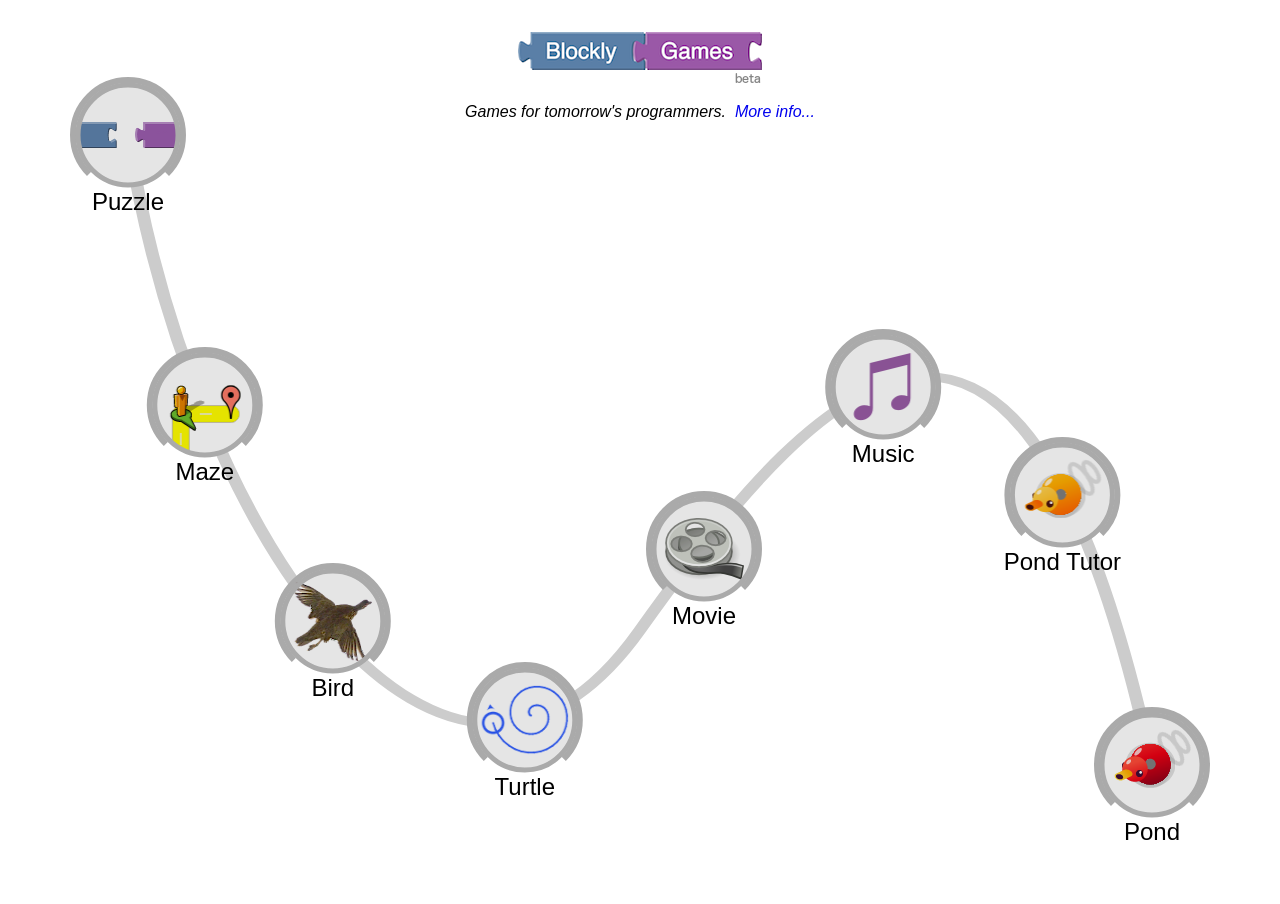
<file: index.html>
<!DOCTYPE html>
<html>
<head>
  <meta charset="utf-8">
  <meta name="google" value="notranslate">
  <meta name="viewport" content="target-densitydpi=device-dpi, width=device-width, initial-scale=1.0, user-scalable=no">
  <meta name="description" content="Games for tomorrow's programmers.">
  <title>Blockly Games</title>
  <link rel="stylesheet" href="common/common.css">
  <link rel="stylesheet" href="index/style.css">
  <script src="common/boot.js"></script>
</head>
<body>
</body>
</html>
</file>
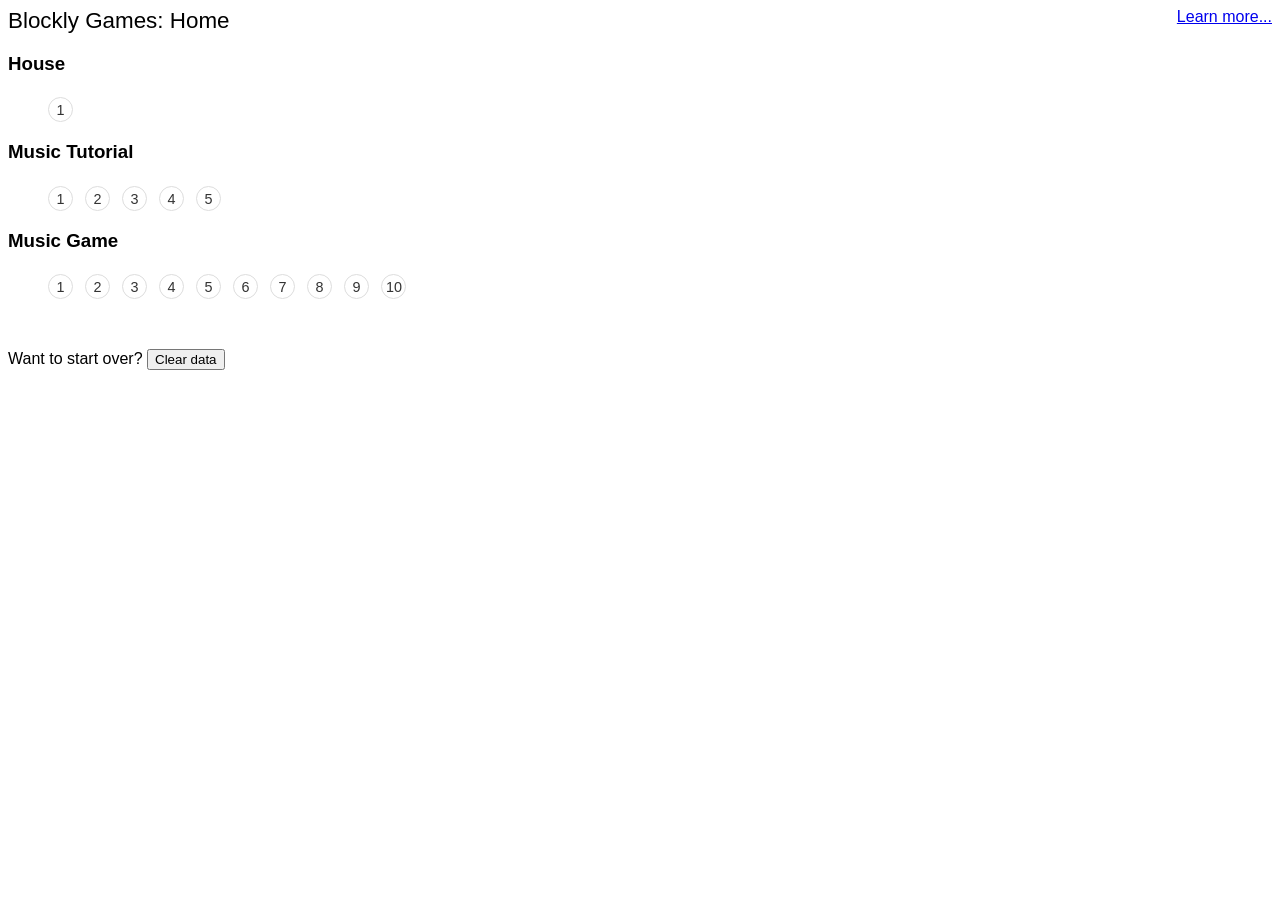
<file: accessible/index.html>
<!DOCTYPE html>
<html>
  <head>
    <meta charset="utf-8">
    <title>Screen Reader Accessible Blockly Game: Menu</title>

    <script src="../third-party/blockly/accessible/libs/es6-shim.min.js"></script>
    <script src="../third-party/blockly/accessible/libs/angular2-polyfills.min.js"></script>
    <script src="../third-party/blockly/accessible/libs/Rx.umd.min.js"></script>
    <script src="../third-party/blockly/accessible/libs/angular2-all.umd.min.js"></script>

    <style>
      body {
        font-family: sans-serif;
      }
      h1, h2 {
        font-size: 140%;
        font-weight: normal;
        margin: 0 50px 0 0;
      }
      ul.musicGameNavigation {
        list-style-type: none;
        margin: 0;
        overflow: hidden;
        padding-top: 4px;
      }
      ul.musicGameNavigation li {
        float: left;
        margin: 0 12px 0 0;
      }

      .footer {
        margin-top: 50px;
      }

      .levelDot {
        border: 1px solid #ddd;
        border-radius: 50%;
        color: #333;
        display: inline-block;
        font-size: 0.9em;
        height: 15px;
        padding: 4px 4px;
        text-align: center;
        text-decoration: none;
        width: 15px;
      }
      .levelDot:hover {
        background-color: #ddd;
        color: #000;
        cursor: pointer;
      }

      .levelDotCompleted {
        background-color: #a5ffa5;
      }
    </style>
  </head>
  <body>
    <div style="float: right;">
      <a href="./help.html">
        Learn more...
      </a>
    </div>

    <div>
      <h1>Blockly Games: Home</h1>
      <music-game-menu></music-game-menu>
    </div>

    <script src="js/utils.service.js"></script>
    <script src="js/generic-modal.service.js"></script>
    <script src="js/generic-modal.component.js"></script>
    <script src="js/levels.js"></script>
    <script src="js/level-manager.service.js"></script>
    <script src="js/menu.component.js"></script>

    <script>
      document.addEventListener('DOMContentLoaded', function() {
        ng.platform.browser.bootstrap(musicGame.MenuView);
      });
    </script>
  </body>
</html>
</file>
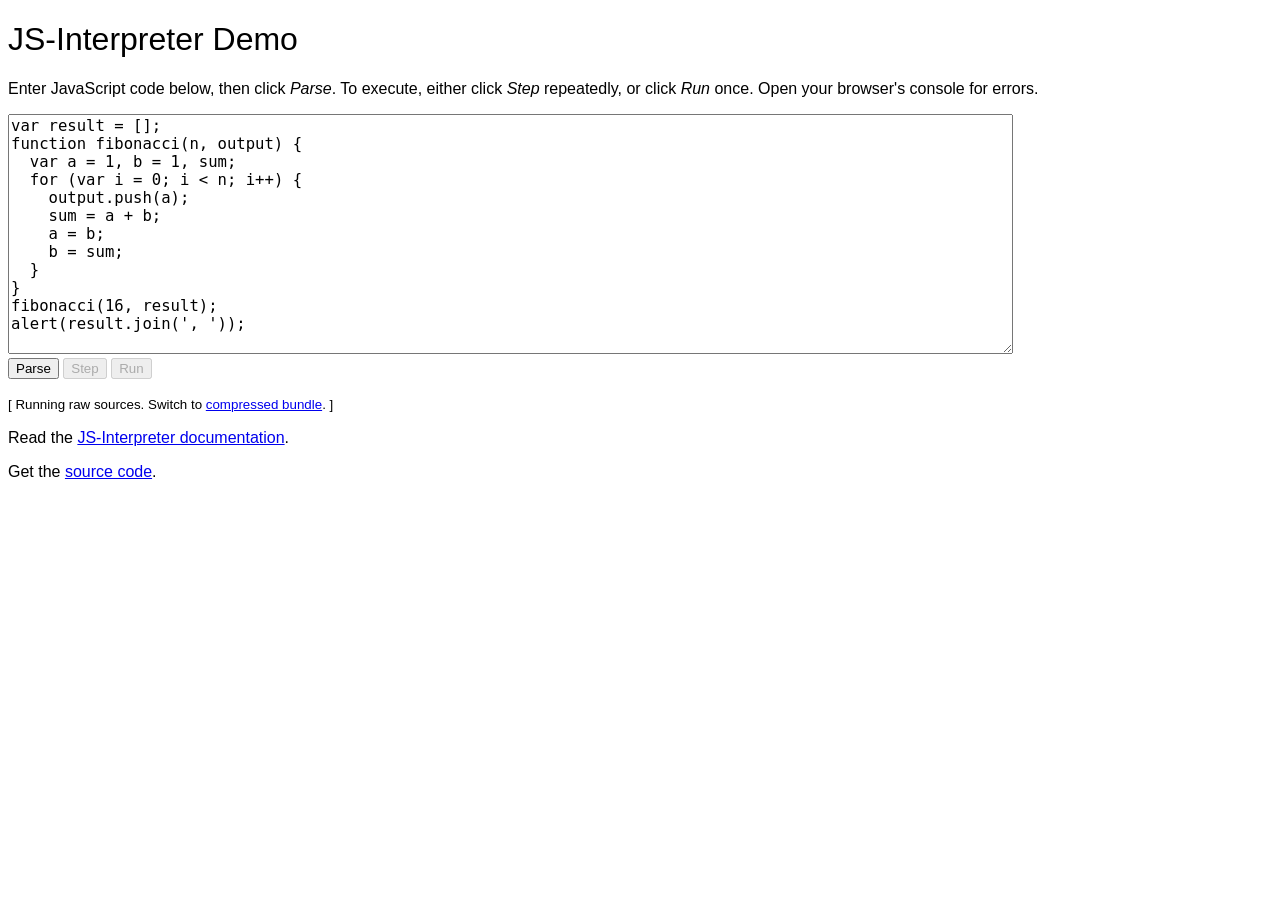
<file: third-party/JS-Interpreter/index.html>
<!DOCTYPE html>
<html>
<head>
  <meta charset="utf-8">
  <title>JS-Interpreter Demo</title>
  <link href="demos/style.css" rel="stylesheet" type="text/css">

  <script>
    // Depending on the URL argument, test the compressed or uncompressed version.
    var compressed = (document.location.search == '?compressed');
    if (compressed) {
      document.write('<scr'+'ipt src="acorn_interpreter.js"></scr'+'ipt>');
    } else {
      document.write('<scr'+'ipt src="acorn.js"></scr'+'ipt>');
      document.write('<scr'+'ipt src="interpreter.js"></scr'+'ipt>');
    }

    var myInterpreter;
    function initAlert(interpreter, scope) {
      var wrapper = function(text) {
        return alert(arguments.length ? text : '');
      };
      interpreter.setProperty(scope, 'alert',
          interpreter.createNativeFunction(wrapper));
    }

    function parseButton() {
      var code = document.getElementById('code').value;
      myInterpreter = new Interpreter(code, initAlert);
      disable('');
    }

    function stepButton() {
      if (myInterpreter.stateStack.length) {
        var node =
            myInterpreter.stateStack[myInterpreter.stateStack.length - 1].node;
        var start = node.start;
        var end = node.end;
      } else {
        var start = 0;
        var end = 0;
      }
      createSelection(start, end);
      try {
        var ok = myInterpreter.step();
      } finally {
        if (!ok) {
          disable('disabled');
        }
      }
    }

    function runButton() {
      disable('disabled');
      if (myInterpreter.run()) {
        // Async function hit.  There's more code to run.
        disable('');
      }
    }

    function disable(disabled) {
      document.getElementById('stepButton').disabled = disabled;
      document.getElementById('runButton').disabled = disabled;
    }

    function createSelection(start, end) {
      var field = document.getElementById('code');
      if (field.createTextRange) {
        var selRange = field.createTextRange();
        selRange.collapse(true);
        selRange.moveStart('character', start);
        selRange.moveEnd('character', end);
        selRange.select();
      } else if (field.setSelectionRange) {
        field.setSelectionRange(start, end);
      } else if (field.selectionStart) {
        field.selectionStart = start;
        field.selectionEnd = end;
      }
      field.focus();
    }
  </script>
</head>
<body>
  <h1>JS-Interpreter Demo</h1>

  <p>Enter JavaScript code below, then click <em>Parse</em>.  To execute, either
  click <em>Step</em> repeatedly, or click <em>Run</em> once.
  Open your browser's console for errors.</p>
  <p><textarea id="code">
var result = [];
function fibonacci(n, output) {
  var a = 1, b = 1, sum;
  for (var i = 0; i &lt; n; i++) {
    output.push(a);
    sum = a + b;
    a = b;
    b = sum;
  }
}
fibonacci(16, result);
alert(result.join(', '));
</textarea><br>
  <button onclick="parseButton()">Parse</button>
  <button onclick="stepButton()" id="stepButton" disabled="disabled">Step</button>
  <button onclick="runButton()" id="runButton" disabled="disabled">Run</button>
  </p>

  <p><small>
  <script>
    if (compressed) {
      document.write('[ Running compressed bundle.  Switch to <A HREF="?uncompressed">raw sources</A>. ]');
    } else {
      document.write('[ Running raw sources.  Switch to <A HREF="?compressed">compressed bundle</A>. ]');
    }
    disable('disabled');
  </script>
  </small></p>

  <p>Read the <a href="docs.html">JS-Interpreter documentation</a>.</p>
  <p>Get the <a href="https://github.com/NeilFraser/JS-Interpreter">source code</a>.</p>

</body>
</html>
</file>
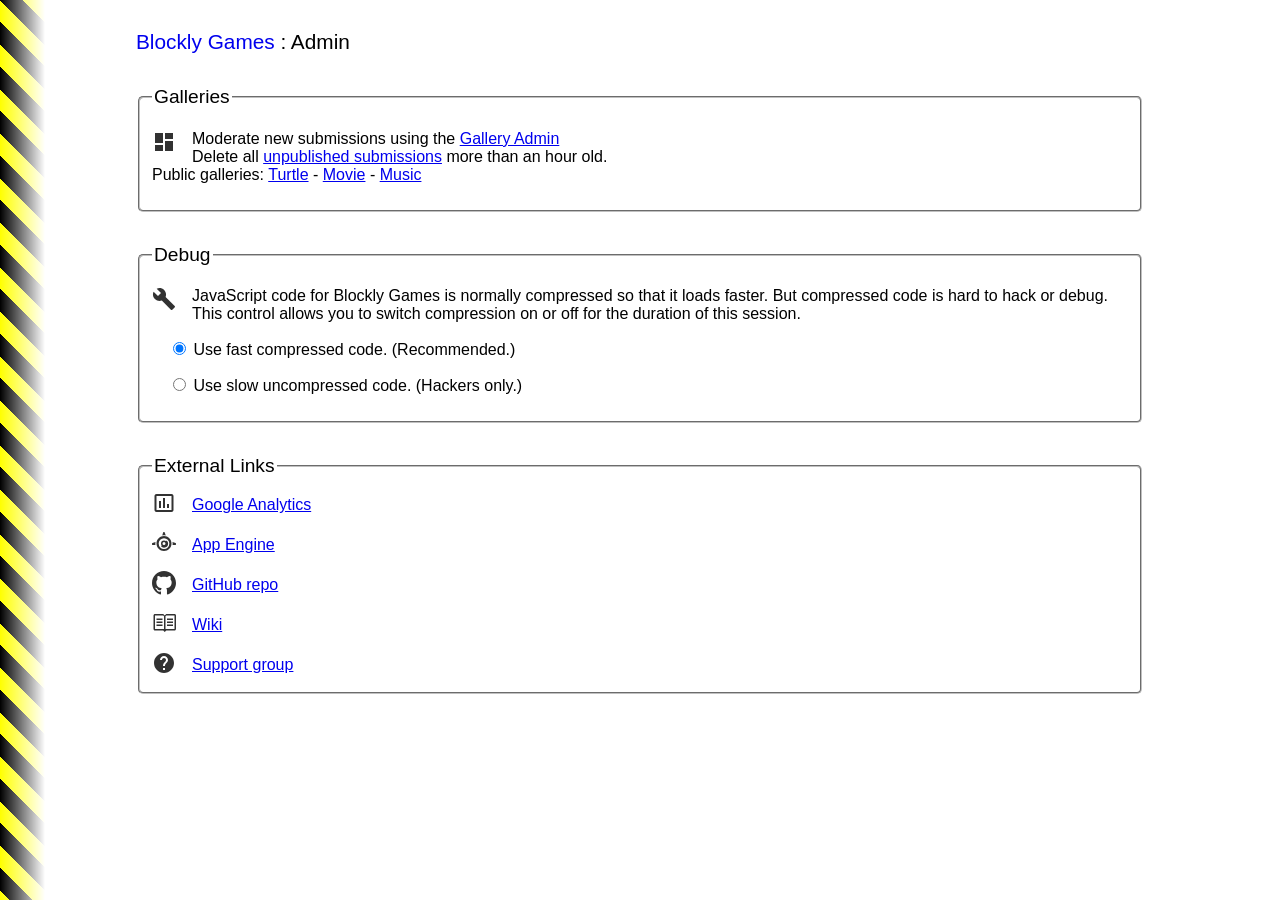
<file: admin.html>
<!DOCTYPE html>
<html>
<head>
  <meta charset="utf-8">
  <title>Blockly Games Admin</title>
  <link rel="stylesheet" href="common/common.css">
  <style>
    body {
      background-image: url("common/stripes.gif");
      background-repeat: repeat-y;
      padding: 1em 8em;
    }
    fieldset {
      margin-top: 2em;
      border-radius: 5px;
    }
    legend {
      font-size: larger;
    }
    svg {
      float: left;
      margin-right: 1em;
      opacity: 0.8;
    }
    #links>div {
      padding-top: 1ex;
      padding-bottom: 1ex;
      clear: both;
    }
    #links>div>div {
      padding-top: 5px;
    }
  </style>
</head>
<body>
  <h1><a id="back" href="/">Blockly Games</a> : Admin</h1>

  <fieldset>
    <legend>Galleries</legend>
    <p>
      <svg xmlns="http://www.w3.org/2000/svg" width="24px" height="24px" viewBox="0 0 24 24" fill="#000">
        <path d="M0 0h24v24H0z" fill="none"/>
        <path d="M3 13h8V3H3v10zm0 8h8v-6H3v6zm10 0h8V11h-8v10zm0-18v6h8V3h-8z"/>
      </svg>
      Moderate new submissions using the <a href="/gallery?app=admin">Gallery Admin</a><br>
      Delete all <a href="/gallery-api/expire" onclick="return confirm('Permanently delete unpublished submissions?')">unpublished submissions</a> more than an hour old.<br>
      Public galleries: <a href="/gallery?app=turtle">Turtle</a> -
      <a href="/gallery?app=movie">Movie</a> -
      <a href="/gallery?app=music">Music</a>
    </p>
  </fieldset>

  <fieldset>
    <legend>Debug</legend>
    <p>
      <svg xmlns="http://www.w3.org/2000/svg" width="24px" height="24px" viewBox="0 0 24 24" fill="#000">
        <path clip-rule="evenodd" fill="none" d="M0 0h24v24H0z"/>
        <path d="M22.7 19l-9.1-9.1c.9-2.3.4-5-1.5-6.9-2-2-5-2.4-7.4-1.3L9 6 6 9 1.6 4.7C.4 7.1.9 10.1 2.9 12.1c1.9 1.9 4.6 2.4 6.9 1.5l9.1 9.1c.4.4 1 .4 1.4 0l2.3-2.3c.5-.4.5-1.1.1-1.4z"/>
      </svg>
      JavaScript code for Blockly Games is normally compressed so that it loads
      faster.  But compressed code is hard to hack or debug.  This control allows
      you to switch compression on or off for the duration of this session.
    </p>

    <p style="padding-left: 1em;">
      <input type="radio" name="debug" id="debug0" onchange="setDebug(false);">
      <label for="debug0">Use fast compressed code.  (Recommended.)</label>
    </p>

    <p style="padding-left: 1em;">
      <input type="radio" name="debug" id="debug1" onchange="setDebug(true);">
      <label for="debug1">Use slow uncompressed code.  (Hackers only.)</label>
    </p>
    <script src="common/debug.js"></script>
  </fieldset>

  <fieldset id="links">
    <legend>External Links</legend>
    <div>
      <svg xmlns="http://www.w3.org/2000/svg" width="24px" height="24px" viewBox="0 0 24 24" fill="#000">
        <path d="M9 17H7v-7h2v7zm4 0h-2V7h2v10zm4 0h-2v-4h2v4zm2.5 2.1h-15V5h15v14.1zm0-16.1h-15c-1.1 0-2 .9-2 2v14c0 1.1.9 2 2 2h15c1.1 0 2-.9 2-2V5c0-1.1-.9-2-2-2z"/>
        <path fill="none" d="M0 0h24v24H0z"/>
      </svg>
      <div>
        <a href="https://www.google.com/analytics/">Google Analytics</a>
      </div>
    </div>

    <div>
      <svg xmlns="http://www.w3.org/2000/svg" width="24px" height="24px" viewBox="0 0 32 32" fill="none" fill-rule="evenodd">
        <path d="M19.683 12.735L17.73 14.69a2.733 2.733 0 0 1 1.02 2.122 2.75 2.75 0 0 1-2.75 2.75c-.86 0-1.618-.404-2.123-1.022l-1.953 1.954A5.48 5.48 0 0 0 16 22.31a5.5 5.5 0 0 0 5.5-5.498 5.48 5.48 0 0 0-1.817-4.077z" fill="#000"/>
        <path d="M16 6.81c-5.523 0-10 4.477-10 10s4.477 10 10 10 10-4.477 10-10-4.477-10-10-10m0 17.11A7.11 7.11 0 1 1 16 9.7a7.11 7.11 0 0 1 0 14.22" fill="#000"/>
        <path d="M31.39 15.836L27.3 14.55a11.6 11.6 0 0 1 .132 4.175h3.958c.366-.107.61-.334.61-.67v-1.55c0-.336-.244-.57-.61-.67M15.95 5.625c.823 0 1.625.087 2.398.25L16.88 1.8c-.106-.367-.333-.61-.67-.61h-.613c-.337 0-.57.243-.67.61L13.65 5.853c.743-.15 1.512-.23 2.3-.23M4.44 16.998c0-.84.09-1.658.26-2.448L.61 15.836c-.366.1-.61.333-.61.67v1.548c0 .337.244.564.61.67h3.958c-.084-.562-.13-1.14-.13-1.726M16 12.812a4 4 0 1 0 0 8 4 4 0 0 0 0-8zm0 6a2 2 0 1 1 0-4 2 2 0 0 1 0 4z" fill="#000"/>
      </svg>
      <div>
        <a href="https://appengine.google.com/">App Engine</a>
      </div>
    </div>

    <div>
      <svg xmlns="http://www.w3.org/2000/svg" width="24px" height="24px" viewBox="0 0 1024 1024">
        <path d="M512 0C229.25 0 0 229.25 0 512c0 226.25 146.688 418.125 350.156 485.812 25.594 4.688 34.938-11.125 34.938-24.625 0-12.188-0.469-52.562-0.719-95.312C242 908.812 211.906 817.5 211.906 817.5c-23.312-59.125-56.844-74.875-56.844-74.875-46.531-31.75 3.53-31.125 3.53-31.125 51.406 3.562 78.47 52.75 78.47 52.75 45.688 78.25 119.875 55.625 149 42.5 4.654-33 17.904-55.625 32.5-68.375C304.906 725.438 185.344 681.5 185.344 485.312c0-55.938 19.969-101.562 52.656-137.406-5.219-13-22.844-65.094 5.062-135.562 0 0 42.938-13.75 140.812 52.5 40.812-11.406 84.594-17.031 128.125-17.219 43.5 0.188 87.312 5.875 128.188 17.281 97.688-66.312 140.688-52.5 140.688-52.5 28 70.531 10.375 122.562 5.125 135.5 32.812 35.844 52.625 81.469 52.625 137.406 0 196.688-119.75 240-233.812 252.688 18.438 15.875 34.75 47 34.75 94.75 0 68.438-0.688 123.625-0.688 140.5 0 13.625 9.312 29.562 35.25 24.562C877.438 930 1024 738.125 1024 512 1024 229.25 794.75 0 512 0z"/>
      </svg>
      <div>
        <a href="https://github.com/google/blockly-games/">GitHub repo</a>
      </div>
    </div>

    <div>
      <svg xmlns="http://www.w3.org/2000/svg" width="24px" height="24px" viewBox="0 0 16 16">
        <path fill-rule="evenodd" d="M3 5h4v1H3V5zm0 3h4V7H3v1zm0 2h4V9H3v1zm11-5h-4v1h4V5zm0 2h-4v1h4V7zm0 2h-4v1h4V9zm2-6v9c0 .55-.45 1-1 1H9.5l-1 1-1-1H2c-.55 0-1-.45-1-1V3c0-.55.45-1 1-1h5.5l1 1 1-1H15c.55 0 1 .45 1 1zm-8 .5L7.5 3H2v9h6V3.5zm7-.5H9.5l-.5.5V12h6V3z"/>
      </svg>
      <div>
        <a href="https://github.com/google/blockly-games/wikis">Wiki</a>
      </div>
    </div>

    <div>
      <svg xmlns="http://www.w3.org/2000/svg" width="24px" height="24px" viewBox="0 0 24 24" fill="#000000">
        <path d="M0 0h24v24H0z" fill="none"/>
        <path d="M12 2C6.48 2 2 6.48 2 12s4.48 10 10 10 10-4.48 10-10S17.52 2 12 2zm1 17h-2v-2h2v2zm2.07-7.75l-.9.92C13.45 12.9 13 13.5 13 15h-2v-.5c0-1.1.45-2.1 1.17-2.83l1.24-1.26c.37-.36.59-.86.59-1.41 0-1.1-.9-2-2-2s-2 .9-2 2H8c0-2.21 1.79-4 4-4s4 1.79 4 4c0 .88-.36 1.68-.93 2.25z"/>
      </svg>
      <div>
        <a href="https://groups.google.com/forum/#!forum/blockly-games">Support group</a>
      </div>
    </div>
  </fieldset>

  <script src="common/back.js"></script>
</body>
</html>
</file>
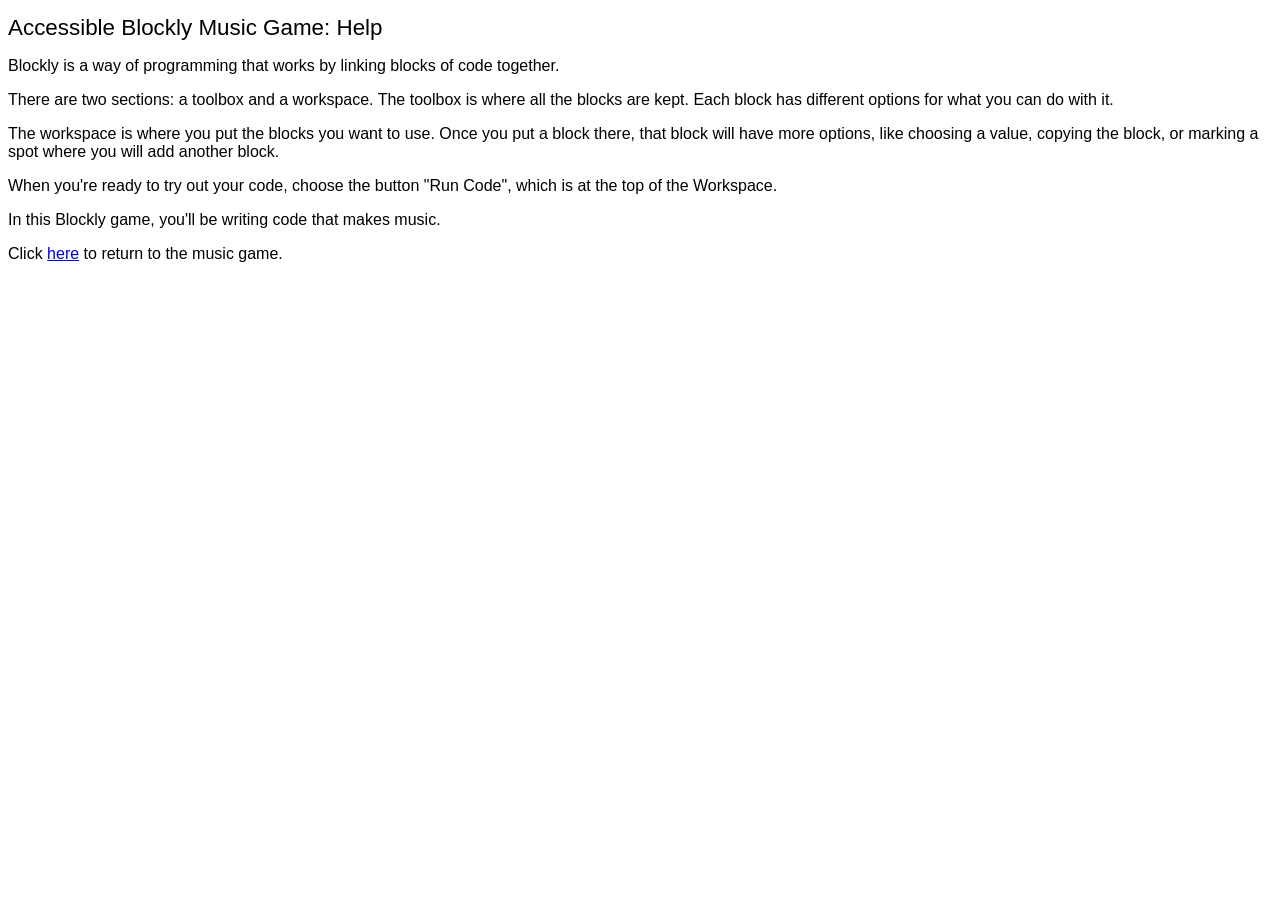
<file: accessible/help.html>
<!DOCTYPE html>
<html>
  <head>
    <meta charset="utf-8">
    <title>Screen Reader Accessible Blockly Game: Help</title>

    <style>
      body {
        font-family: sans-serif;
      }
      h1 {
        font-weight: normal;
        font-size: 140%;
      }
    </style>
  </head>
  <body>
    <h1>Accessible Blockly Music Game: Help</h1>

    <p>
      Blockly is a way of programming that works by linking blocks of code
      together.
    </p>

    <p>
      There are two sections: a toolbox and a workspace. The toolbox is where
      all the blocks are kept. Each block has different options for what you can
      do with it.
    </p>

    <p>
      The workspace is where you put the blocks you want to use. Once you put a
      block there, that block will have more options, like choosing a value,
      copying the block, or marking a spot where you will add another block.
    </p>

    <p>
      When you're ready to try out your code, choose the button "Run Code",
      which is at the top of the Workspace.
    </p>

    <p>
      In this Blockly game, you'll be writing code that makes music.
    </p>

    <p>
      Click <a href="./index.html">here</a> to return to the music game.
    </p>
  </body>
</html>
</file>
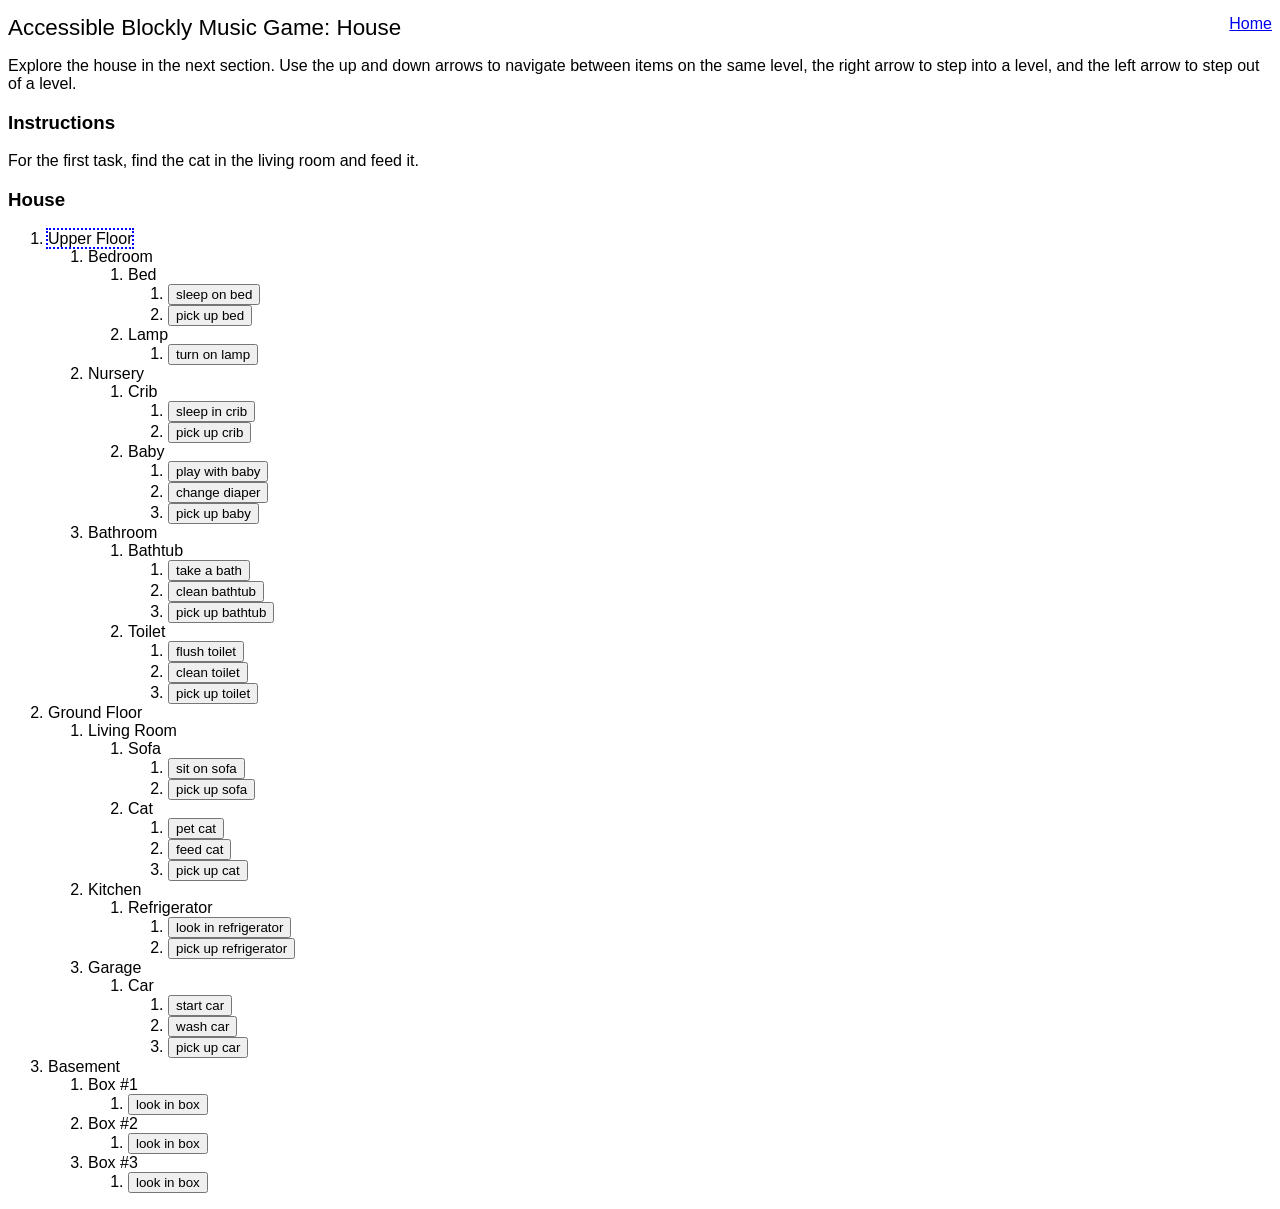
<file: accessible/house.html>
<!DOCTYPE html>
<html>
  <head>
    <meta charset="utf-8">
    <title>Screen Reader Accessible Blockly Game: House</title>

    <script src="../third-party/blockly/accessible/libs/es6-shim.min.js"></script>
    <script src="../third-party/blockly/accessible/libs/angular2-polyfills.min.js"></script>
    <script src="../third-party/blockly/accessible/libs/Rx.umd.min.js"></script>
    <script src="../third-party/blockly/accessible/libs/angular2-all.umd.min.js"></script>

    <style>
      body {
        font-family: sans-serif;
      }
      h1 {
        font-weight: normal;
        font-size: 140%;
      }

      .blocklyAriaLiveStatus {
        background: #c8f7be;
        border-radius: 10px;
        bottom: 80px;
        right: 20px;
        max-width: 275px;
        padding: 10px;
        position: fixed;
      }

      .blocklyTree .blocklyActiveDescendant > label,
      .blocklyTree .blocklyActiveDescendant > div > label,
      .blocklyActiveDescendant > button,
      .blocklyActiveDescendant > input,
      .blocklyActiveDescendant > blockly-field-segment > label,
      .blocklyActiveDescendant > blockly-field-segment > input {
        outline: 2px dotted #00f;
      }
    </style>
  </head>
  <body>
    <div style="float: right;">
      <a href="./index.html">
        Home
      </a>
    </div>

    <h1>Accessible Blockly Music Game: House</h1>

    <p>
      Explore the house in the next section.  Use the up and down arrows to
      navigate between items on the same level, the right arrow to step into a
      level, and the left arrow to step out of a level.
    </p>

    <house-app></house-app>

    <script src="js/house/data.js"></script>
    <script src="js/house/notifications.service.js"></script>
    <script src="js/house/level-manager.service.js"></script>
    <script src="js/house/tree.service.js"></script>
    <script src="js/house/house-tree.component.js"></script>
    <script src="js/house/house.component.js"></script>
    <script>
      document.addEventListener('DOMContentLoaded', function() {
        ng.platform.browser.bootstrap(houseApp.HouseView);
      });
    </script>

  </body>
</html>
</file>
<file: common/common.css>
body {
  background-color: #fff;
  font-family: sans-serif;
  margin-top: 0;
}
h1 {
  font-weight: normal;
  font-size: 130%;
}
h1 a {
  text-decoration: none;
}
a:hover {
  color: #f00;
}
.farSide {
  text-align: right;
}
html[dir="RTL"] .farSide {
  text-align: left;
}
.level_number {
  border: solid 1px #ddd;
  border-radius: 20px;
  padding: 6px 12px;
  color: #888;
}
.level_dot {
  border: solid 1px #ddd;
	border-radius: 50%;
	width: 15px;
	height: 15px;
  display: inline-block;
}
.level_done, .level_dot:hover, .level_number:hover {
  background-color: #ddd;
  color: #000;
}
#containerCode {
  direction: ltr;
  background-color: #eee;
  padding: 5px;
  margin: 0 3ex;
  font-size: large;
  overflow: auto;
  max-height: 200px;
}

img[src$="help.png"] {
  height: 64px;
  width: 64px;
}

html[dir="RTL"] .mirrorImg {
  transform: scaleX(-1);
}

#languageMenu {
  vertical-align: top;
  margin-top: 16px;
}

/* Buttons */
button {
  margin: 5px;
  padding: 10px;
  border-radius: 4px;
  border: 1px solid #ddd;
  font-size: large;
  background-color: #eee;
  color: #000;
}
button.primary {
  border: 1px solid #dd4b39;
  background-color: #dd4b39;
  color: #fff;
}
button.secondary {
  border: 1px solid #4d90fe;
  background-color: #4d90fe;
  color: #fff;
}
button.primary>img,
button.secondary>img {
  opacity: 1;
}
button>img {
  opacity: 0.6;
  vertical-align: text-bottom;
}
button:hover:not(:disabled)>img {
  opacity: 1;
}
button:active:not(:disabled) {
  border: 1px solid #888 !important;
}
button:hover:not(:disabled) {
  box-shadow: 2px 2px 5px #888;
}

/* Dialogs */
#dialog {
  visibility: hidden;
  background-color: #fff;
  color: #000;
  border: 1px solid #ccc;
  position: absolute;
  border-radius: 8px;
  box-shadow: 5px 5px 5px #888;
  padding: 10px;
}
#dialogBorder {
  visibility: hidden;
  position: absolute;
  background-color: #fff;
  color: #000;
  border: 1px solid #000;
  border-radius: 6px;
  box-shadow: 5px 5px 5px #888;
}
#dialogShadow {
  visibility: hidden;
  position: fixed;
  top: 0;
  left: 0;
  height: 100%;
  width: 100%;
  background-color: #000;
  opacity: 0.3
}
.dialogAnimate {
  transition-property: width height left top opacity;
  transition-duration: 0.2s;
  transition-timing-function: linear;
}
.dialogHiddenContent {
  visibility: hidden;
  position: absolute;
  top: 0;
  left: 0;
  z-index: -1;
}
#dialogHeader {
  height: 25px;
  margin: -10px -10px 15px;
  border-top-left-radius: 8px;
  border-top-right-radius: 8px;
  background-color: #ddd;
  cursor: move;
}
#dialog button {
  min-width: 4em;
}
.readonly .blocklyMainBackground {
  stroke: none;
}
#galleryForm>header {
  font-size: larger;
}
#galleryForm>footer {
  font-size: smaller;
}
#galleryForm>* {
  margin-top: 1em;
  margin-left: 1em;
  margin-right: 1em;
}
</file>
<file: index/style.css>
html, body {
  height: 100%;
  width: 100%;
  padding: 0;
  margin: 0;
  overflow: hidden;
}

#languageMenu {
  position: absolute;
  top: 0;
  cursor: pointer;
  transition: 0.5s;
}

html[dir="LTR"] #languageMenu {
  right: 1em;
}

html[dir="RTL"] #languageMenu {
  left: 1em;
}

#header {
  position: absolute;
  top: 1em;
  left: 20%;
  right: 20%;
  width: 60%;
  text-align: center;
}

#banner {
  padding: 1em;
}

#subtitle {
  font-style: italic;
}

a {
  text-decoration: none;
}

#clearDataPara {
  position: absolute;
  bottom: 0;
  margin: 1em;
}

#clearData {
  padding: 0 4px;
  margin: 5px 10px;
  font-size: medium;
}

#path {
  stroke: #ccc;
  stroke-width: 1;
  stroke-linecap: round;
  fill: none;
  stroke-dasharray: 180;
  stroke-dashoffset: 180;
  animation: dash .7s linear forwards;
}

@keyframes dash {
  to {
    stroke-dashoffset: 0;
  }
}

.iconBack {
  fill: #fff;
}

.iconBorder {
  stroke: #aaa;
  stroke-width: 5;
  fill: rgba(0, 0, 0, 0.1);
}

a:hover > .iconBorder {
  fill: rgba(255, 255, 255, 0.1);
}

a:hover > text {
  fill: #666;
}

.icon {
  animation: pop .5s cubic-bezier(.5,.5,.5,1.5) forwards;
  visibility: hidden;
}

.icon text {
  text-anchor: middle;
  font-size: 18pt;
}

#icon-puzzle {
  animation-delay: 0.0s;
}

#icon-maze {
  animation-delay: 0.1s;
}

#icon-bird {
  animation-delay: 0.2s;
}

#icon-turtle {
  animation-delay: 0.3s;
}

#icon-movie {
  animation-delay: 0.4s;
}

#icon-music {
  animation-delay: 0.5s;
}

#icon-pond-tutor {
  animation-delay: 0.6s;
}

#icon-pond-duck {
  animation-delay: 0.7s;
}

#back-puzzle {
  animation-delay: 0.3s;
}

#back-maze {
  animation-delay: 0.4s;
}

#back-bird {
  animation-delay: 0.5s;
}

#back-turtle {
  animation-delay: 0.6s;
}

#back-movie {
  animation-delay: 0.7s;
}

#back-music {
  animation-delay: 0.8s;
}

#back-pond-tutor {
  animation-delay: 0.9s;
}

#back-pond-duck {
  animation-delay: 1.0s;
}

@keyframes pop {
  from {
    transform: translate(150px, 50px) scale(0);
    visibility: visible;
  }
  to {
    transform: translate(0, 0) scale(1);
    visibility: visible;
  }
}

.gaugeBack {
  stroke: #aaa;
  stroke-width: 6;
  fill: none;
  animation: pop 0.1s linear forwards;
  visibility: hidden;
}

.gaugeFront {
  stroke: #0b0;
  stroke-width: 8;
  fill: none;
}
</file>
<file: third-party/JS-Interpreter/demos/style.css>
body {
  background-color: #fff;
  font-family: sans-serif;
}
a:hover {
  color: red;
}
h1, h2, h3 {
  font-weight: normal;
}
textarea {
  font-family: monospace;
  font-size: larger;
  height: 15em;
  width: 100%;
  max-width: 111ex;
}
</file>
